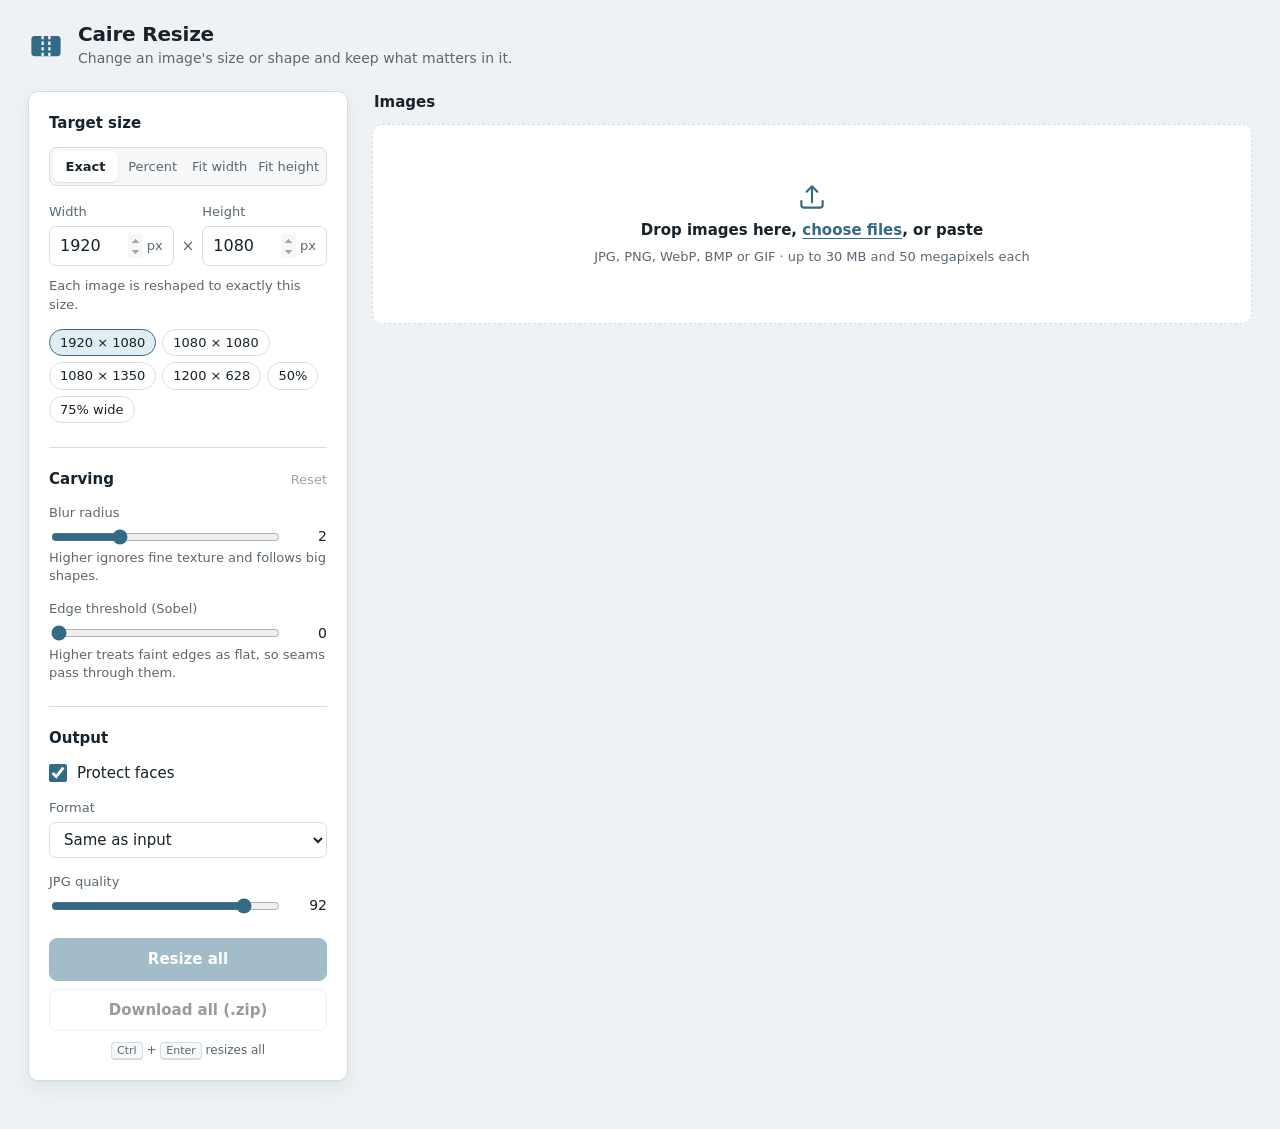
<file: resizer/web/index.html>
<!doctype html>
<html lang="en">
<head>
<meta charset="utf-8">
<meta name="viewport" content="width=device-width, initial-scale=1">
<meta name="color-scheme" content="light dark">
<title>Caire Resize</title>
<link rel="icon" href="data:image/svg+xml,%3Csvg xmlns='http://www.w3.org/2000/svg' viewBox='0 0 32 32'%3E%3Crect x='3' y='7' width='26' height='18' rx='3' fill='%23336b87'/%3E%3Cpath d='M13 7v18M19 7v18' stroke='%23fff' stroke-width='2' stroke-dasharray='3 2'/%3E%3C/svg%3E">
<link rel="stylesheet" href="styles.css">
</head>
<body>
<header class="top">
  <div class="brand">
    <svg class="mark" viewBox="0 0 32 32" aria-hidden="true"><rect x="3" y="7" width="26" height="18" rx="3"/><path d="M13 7v18M19 7v18"/></svg>
    <div>
      <h1>Caire Resize</h1>
      <p class="tagline">Change an image's size or shape and keep what matters in it.</p>
    </div>
  </div>
</header>

<main class="layout">
  <!-- Settings -->
  <aside class="panel" aria-labelledby="settings-title">
    <h2 id="settings-title" class="panel-title">Target size</h2>

    <div class="tabs" role="tablist" aria-label="How to set the size">
      <button role="tab" id="tab-exact" aria-controls="mode-fields" aria-selected="true" data-mode="exact">Exact</button>
      <button role="tab" id="tab-percent" aria-controls="mode-fields" aria-selected="false" data-mode="percent" tabindex="-1">Percent</button>
      <button role="tab" id="tab-width" aria-controls="mode-fields" aria-selected="false" data-mode="width" tabindex="-1">Fit width</button>
      <button role="tab" id="tab-height" aria-controls="mode-fields" aria-selected="false" data-mode="height" tabindex="-1">Fit height</button>
    </div>

    <div id="mode-fields" role="tabpanel" aria-labelledby="tab-exact" class="fields">
      <div class="dim" data-show="exact width">
        <label for="in-w">Width</label>
        <div class="unit-input"><input id="in-w" type="number" inputmode="numeric" min="1" step="1" value="1920"><span class="unit">px</span></div>
      </div>
      <span class="times" data-show="exact" aria-hidden="true">&times;</span>
      <div class="dim" data-show="exact height">
        <label for="in-h">Height</label>
        <div class="unit-input"><input id="in-h" type="number" inputmode="numeric" min="1" step="1" value="1080"><span class="unit">px</span></div>
      </div>
      <div class="dim" data-show="percent">
        <label for="in-pw">Width</label>
        <div class="unit-input"><input id="in-pw" type="number" inputmode="numeric" min="10" max="400" step="1" value="75"><span class="unit">%</span></div>
      </div>
      <span class="times" data-show="percent" aria-hidden="true">&times;</span>
      <div class="dim" data-show="percent">
        <label for="in-ph">Height</label>
        <div class="unit-input"><input id="in-ph" type="number" inputmode="numeric" min="10" max="400" step="1" value="100"><span class="unit">%</span></div>
      </div>
    </div>
    <p class="hint" id="mode-hint">Each image is reshaped to exactly this size.</p>

    <div class="presets" role="group" aria-label="Presets">
      <button type="button" class="chip" data-preset="exact:1920:1080">1920 &times; 1080</button>
      <button type="button" class="chip" data-preset="exact:1080:1080">1080 &times; 1080</button>
      <button type="button" class="chip" data-preset="exact:1080:1350">1080 &times; 1350</button>
      <button type="button" class="chip" data-preset="exact:1200:628">1200 &times; 628</button>
      <button type="button" class="chip" data-preset="percent:50:50">50%</button>
      <button type="button" class="chip" data-preset="percent:75:100">75% wide</button>
    </div>

    <div class="sub-head">
      <h2 class="panel-title" id="carving-title">Carving</h2>
      <button type="button" class="link" id="carving-reset" aria-label="Reset carving settings to defaults">Reset</button>
    </div>
    <div class="row-field">
      <label for="opt-blur">Blur radius</label>
      <div class="range-wrap">
        <input type="range" id="opt-blur" min="0" max="7" step="1" value="2" aria-describedby="blur-hint">
        <output for="opt-blur" id="blur-out">2</output>
      </div>
      <p class="hint tight" id="blur-hint">Higher ignores fine texture and follows big shapes.</p>
    </div>
    <div class="row-field">
      <label for="opt-sobel">Edge threshold (Sobel)</label>
      <div class="range-wrap">
        <input type="range" id="opt-sobel" min="0" max="64" step="1" value="0" aria-describedby="sobel-hint">
        <output for="opt-sobel" id="sobel-out">0</output>
      </div>
      <p class="hint tight" id="sobel-hint">Higher treats faint edges as flat, so seams pass through them.</p>
    </div>

    <h2 class="panel-title sub">Output</h2>
    <label class="check">
      <input type="checkbox" id="opt-faces" checked>
      <span>Protect faces</span>
    </label>
    <div class="row-field">
      <label for="opt-format">Format</label>
      <select id="opt-format">
        <option value="same">Same as input</option>
        <option value="jpg">JPG</option>
        <option value="png">PNG</option>
      </select>
    </div>
    <div class="row-field" id="quality-field">
      <label for="opt-quality">JPG quality</label>
      <div class="range-wrap">
        <input type="range" id="opt-quality" min="40" max="100" step="1" value="92">
        <output for="opt-quality" id="quality-out">92</output>
      </div>
    </div>

    <div class="actions">
      <button type="button" class="btn primary" id="btn-run" disabled>Resize all</button>
      <button type="button" class="btn" id="btn-zip" disabled>Download all (.zip)</button>
      <p class="shortcut"><kbd>Ctrl</kbd> + <kbd>Enter</kbd> resizes all</p>
    </div>
  </aside>

  <div class="main-col">
  <!-- Before/after preview -->
  <section class="preview" id="preview" aria-labelledby="preview-title" hidden>
    <div class="preview-head">
      <div class="preview-titles">
        <h2 id="preview-title" class="panel-title">Before and after</h2>
        <p class="preview-sub" id="preview-sub"></p>
      </div>
      <div class="preview-tools" id="preview-tools">
        <div class="seg" role="radiogroup" aria-label="Comparison view" data-cmp-mode>
          <button type="button" role="radio" aria-checked="true" data-view="slider">Slider</button>
          <button type="button" role="radio" aria-checked="false" data-view="side">Side by side</button>
        </div>
        <button type="button" class="btn small ghost" id="btn-fullscreen">
          <svg viewBox="0 0 24 24" aria-hidden="true"><path d="M4 9V4h5M20 9V4h-5M4 15v5h5M20 15v5h-5"/></svg>
          Fullscreen
        </button>
      </div>
    </div>
    <div class="preview-viewer" id="preview-viewer"></div>
    <p class="preview-empty" id="preview-empty">Resize an image to compare before and after.</p>
  </section>

  <!-- Batch -->
  <section class="batch" aria-labelledby="batch-title">
    <div class="batch-head">
      <h2 id="batch-title" class="panel-title">Images</h2>
      <p class="summary" id="summary" aria-live="polite"></p>
      <button type="button" class="link" id="btn-clear" hidden>Clear list</button>
    </div>

    <label class="drop" id="drop">
      <input type="file" id="file-input" accept="image/jpeg,image/png,image/webp,image/bmp,image/gif" multiple>
      <svg viewBox="0 0 24 24" aria-hidden="true"><path d="M12 16V4m0 0-4 4m4-4 4 4M4 15v3a2 2 0 0 0 2 2h12a2 2 0 0 0 2-2v-3"/></svg>
      <span class="drop-main">Drop images here, <u>choose files</u>, or paste</span>
      <span class="drop-sub">JPG, PNG, WebP, BMP or GIF &middot; up to 30 MB and 50 megapixels each</span>
    </label>

    <ul class="list" id="list" aria-label="Images to resize"></ul>
  </section>
  </div>
</main>

<template id="row-tpl">
  <li class="item">
    <button type="button" class="thumb" aria-label="Preview">
      <img alt="">
    </button>
    <div class="meta">
      <p class="name"></p>
      <p class="dims"><span class="orig"></span><span class="arrow" aria-hidden="true"> to </span><span class="target"></span></p>
      <div class="status-line">
        <span class="status"></span>
        <span class="tags"></span>
      </div>
      <div class="bar" hidden><span></span></div>
    </div>
    <div class="row-actions">
      <button type="button" class="btn small ghost cmp" aria-pressed="false" hidden>Compare</button>
      <button type="button" class="btn small ghost areas">Mark areas</button>
      <a class="btn small dl" hidden>Download</a>
      <button type="button" class="icon-btn remove" aria-label="Remove">
        <svg viewBox="0 0 24 24" aria-hidden="true"><path d="M6 6l12 12M18 6 6 18"/></svg>
      </button>
    </div>
  </li>
</template>

<!-- Compare dialog -->
<dialog id="compare" aria-labelledby="compare-title">
  <div class="dlg-head">
    <h2 id="compare-title"></h2>
    <p class="dlg-sub" id="compare-sub"></p>
    <button type="button" class="icon-btn" data-close aria-label="Close">
      <svg viewBox="0 0 24 24" aria-hidden="true"><path d="M6 6l12 12M18 6 6 18"/></svg>
    </button>
  </div>
  <div class="compare-body">
    <div class="preview-viewer centered" id="compare-viewer"></div>
  </div>
  <div class="dlg-foot">
    <div class="seg" role="radiogroup" aria-label="Comparison view" data-cmp-mode>
      <button type="button" role="radio" aria-checked="true" data-view="slider">Slider</button>
      <button type="button" role="radio" aria-checked="false" data-view="side">Side by side</button>
    </div>
    <span class="spacer"></span>
    <a class="btn primary" id="cmp-dl">Download</a>
  </div>
</dialog>

<!-- Mask dialog -->
<dialog id="masker" class="wide" aria-labelledby="mask-title">
  <div class="dlg-head">
    <h2 id="mask-title">Mark areas</h2>
    <p class="dlg-sub">Paint green over what must stay, red over what should go first.</p>
    <button type="button" class="icon-btn" data-close aria-label="Close">
      <svg viewBox="0 0 24 24" aria-hidden="true"><path d="M6 6l12 12M18 6 6 18"/></svg>
    </button>
  </div>
  <div class="mask-tools" role="toolbar" aria-label="Brush">
    <div class="seg" role="radiogroup" aria-label="Brush type">
      <button type="button" role="radio" aria-checked="true" data-tool="protect"><i class="sw protect"></i>Keep</button>
      <button type="button" role="radio" aria-checked="false" data-tool="remove"><i class="sw remove"></i>Remove</button>
      <button type="button" role="radio" aria-checked="false" data-tool="erase"><i class="sw erase"></i>Eraser</button>
    </div>
    <label class="brush">
      <span>Brush</span>
      <input type="range" id="brush-size" min="4" max="160" value="40">
    </label>
    <button type="button" class="btn small ghost" id="mask-clear">Clear</button>
  </div>
  <div class="mask-body" id="mask-body">
    <div class="mask-stage" id="mask-stage">
      <canvas id="mask-img"></canvas>
      <canvas id="mask-paint"></canvas>
      <div class="cursor" id="brush-cursor" hidden></div>
    </div>
  </div>
  <div class="dlg-foot">
    <button type="button" class="btn" data-close>Cancel</button>
    <button type="button" class="btn primary" id="mask-save">Use these areas</button>
  </div>
</dialog>

<div class="toast" id="toast" role="status" aria-live="polite" hidden></div>

<script src="app.js"></script>
</body>
</html>
</file>
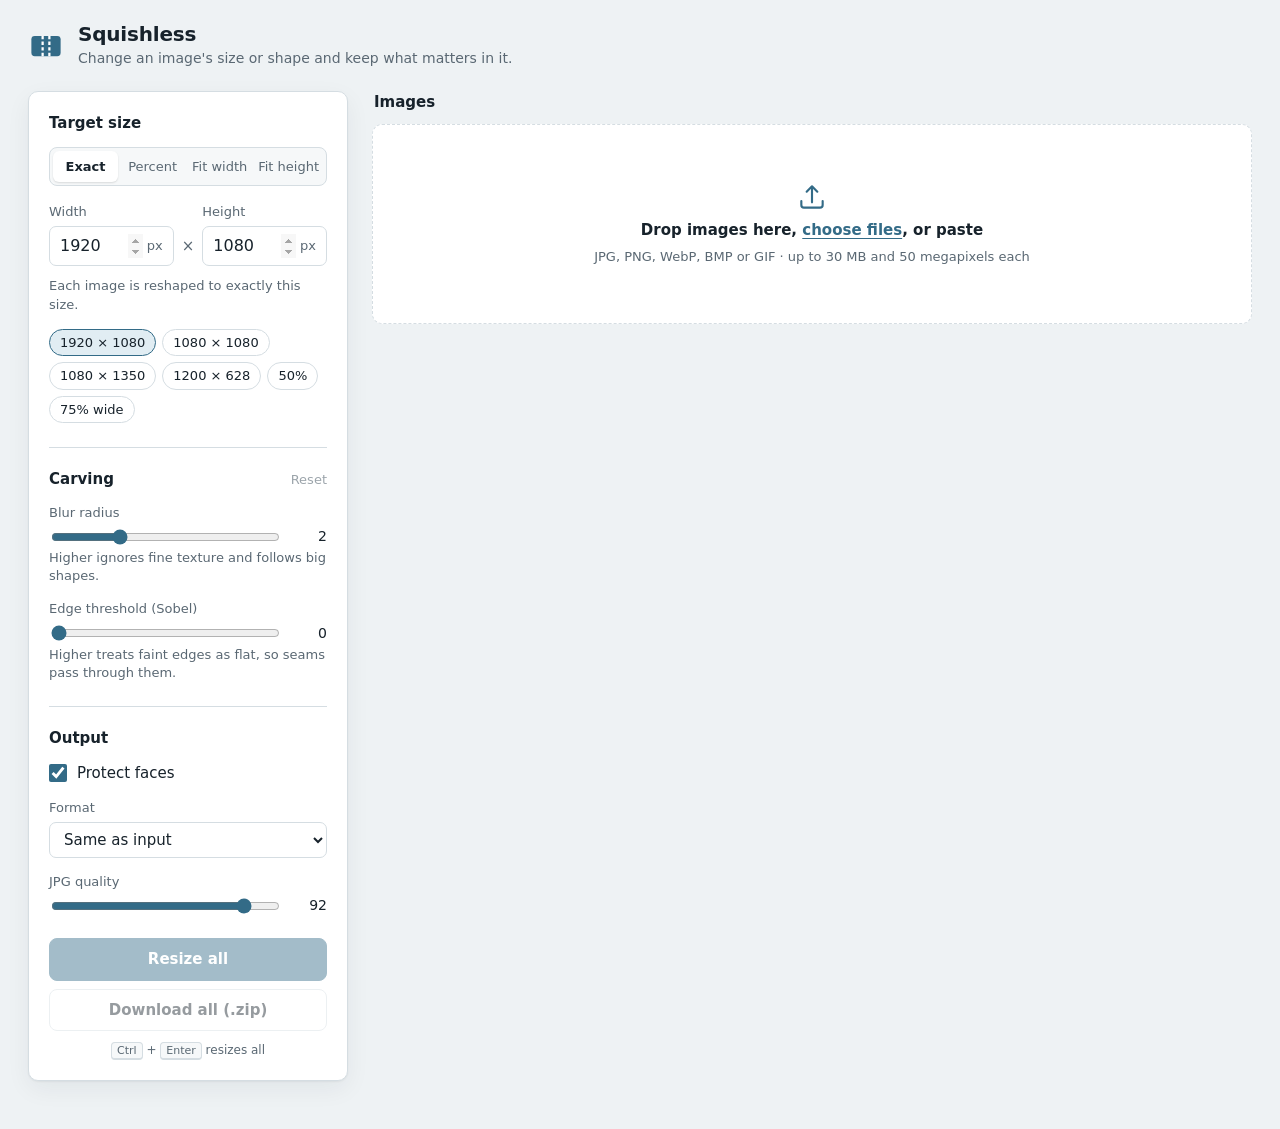
<file: cmd/squishless/web/index.html>
<!doctype html>
<html lang="en">
<head>
<meta charset="utf-8">
<meta name="viewport" content="width=device-width, initial-scale=1">
<meta name="color-scheme" content="light dark">
<title>Squishless</title>
<link rel="icon" href="data:image/svg+xml,%3Csvg xmlns='http://www.w3.org/2000/svg' viewBox='0 0 32 32'%3E%3Crect x='3' y='7' width='26' height='18' rx='3' fill='%23336b87'/%3E%3Cpath d='M13 7v18M19 7v18' stroke='%23fff' stroke-width='2' stroke-dasharray='3 2'/%3E%3C/svg%3E">
<link rel="stylesheet" href="styles.css">
</head>
<body>
<header class="top">
  <div class="brand">
    <svg class="mark" viewBox="0 0 32 32" aria-hidden="true"><rect x="3" y="7" width="26" height="18" rx="3"/><path d="M13 7v18M19 7v18"/></svg>
    <div>
      <h1>Squishless</h1>
      <p class="tagline">Change an image's size or shape and keep what matters in it.</p>
    </div>
  </div>
</header>

<main class="layout">
  <!-- Settings -->
  <aside class="panel" aria-labelledby="settings-title">
    <h2 id="settings-title" class="panel-title">Target size</h2>

    <div class="tabs" role="tablist" aria-label="How to set the size">
      <button role="tab" id="tab-exact" aria-controls="mode-fields" aria-selected="true" data-mode="exact">Exact</button>
      <button role="tab" id="tab-percent" aria-controls="mode-fields" aria-selected="false" data-mode="percent" tabindex="-1">Percent</button>
      <button role="tab" id="tab-width" aria-controls="mode-fields" aria-selected="false" data-mode="width" tabindex="-1">Fit width</button>
      <button role="tab" id="tab-height" aria-controls="mode-fields" aria-selected="false" data-mode="height" tabindex="-1">Fit height</button>
    </div>

    <div id="mode-fields" role="tabpanel" aria-labelledby="tab-exact" class="fields">
      <div class="dim" data-show="exact width">
        <label for="in-w">Width</label>
        <div class="unit-input"><input id="in-w" type="number" inputmode="numeric" min="1" step="1" value="1920"><span class="unit">px</span></div>
      </div>
      <span class="times" data-show="exact" aria-hidden="true">&times;</span>
      <div class="dim" data-show="exact height">
        <label for="in-h">Height</label>
        <div class="unit-input"><input id="in-h" type="number" inputmode="numeric" min="1" step="1" value="1080"><span class="unit">px</span></div>
      </div>
      <div class="dim" data-show="percent">
        <label for="in-pw">Width</label>
        <div class="unit-input"><input id="in-pw" type="number" inputmode="numeric" min="10" max="400" step="1" value="75"><span class="unit">%</span></div>
      </div>
      <span class="times" data-show="percent" aria-hidden="true">&times;</span>
      <div class="dim" data-show="percent">
        <label for="in-ph">Height</label>
        <div class="unit-input"><input id="in-ph" type="number" inputmode="numeric" min="10" max="400" step="1" value="100"><span class="unit">%</span></div>
      </div>
    </div>
    <p class="hint" id="mode-hint">Each image is reshaped to exactly this size.</p>

    <div class="presets" role="group" aria-label="Presets">
      <button type="button" class="chip" data-preset="exact:1920:1080">1920 &times; 1080</button>
      <button type="button" class="chip" data-preset="exact:1080:1080">1080 &times; 1080</button>
      <button type="button" class="chip" data-preset="exact:1080:1350">1080 &times; 1350</button>
      <button type="button" class="chip" data-preset="exact:1200:628">1200 &times; 628</button>
      <button type="button" class="chip" data-preset="percent:50:50">50%</button>
      <button type="button" class="chip" data-preset="percent:75:100">75% wide</button>
    </div>

    <div class="sub-head">
      <h2 class="panel-title" id="carving-title">Carving</h2>
      <button type="button" class="link" id="carving-reset" aria-label="Reset carving settings to defaults">Reset</button>
    </div>
    <div class="row-field">
      <label for="opt-blur">Blur radius</label>
      <div class="range-wrap">
        <input type="range" id="opt-blur" min="0" max="7" step="1" value="2" aria-describedby="blur-hint">
        <output for="opt-blur" id="blur-out">2</output>
      </div>
      <p class="hint tight" id="blur-hint">Higher ignores fine texture and follows big shapes.</p>
    </div>
    <div class="row-field">
      <label for="opt-sobel">Edge threshold (Sobel)</label>
      <div class="range-wrap">
        <input type="range" id="opt-sobel" min="0" max="64" step="1" value="0" aria-describedby="sobel-hint">
        <output for="opt-sobel" id="sobel-out">0</output>
      </div>
      <p class="hint tight" id="sobel-hint">Higher treats faint edges as flat, so seams pass through them.</p>
    </div>

    <h2 class="panel-title sub">Output</h2>
    <label class="check">
      <input type="checkbox" id="opt-faces" checked>
      <span>Protect faces</span>
    </label>
    <div class="row-field">
      <label for="opt-format">Format</label>
      <select id="opt-format">
        <option value="same">Same as input</option>
        <option value="jpg">JPG</option>
        <option value="png">PNG</option>
      </select>
    </div>
    <div class="row-field" id="quality-field">
      <label for="opt-quality">JPG quality</label>
      <div class="range-wrap">
        <input type="range" id="opt-quality" min="40" max="100" step="1" value="92">
        <output for="opt-quality" id="quality-out">92</output>
      </div>
    </div>

    <div class="actions">
      <button type="button" class="btn primary" id="btn-run" disabled>Resize all</button>
      <button type="button" class="btn" id="btn-zip" disabled>Download all (.zip)</button>
      <p class="shortcut"><kbd>Ctrl</kbd> + <kbd>Enter</kbd> resizes all</p>
    </div>
  </aside>

  <div class="main-col">
  <!-- Before/after preview -->
  <section class="preview" id="preview" aria-labelledby="preview-title" hidden>
    <div class="preview-head">
      <div class="preview-titles">
        <h2 id="preview-title" class="panel-title">Before and after</h2>
        <p class="preview-sub" id="preview-sub"></p>
      </div>
      <div class="preview-tools" id="preview-tools">
        <div class="seg" role="radiogroup" aria-label="Comparison view" data-cmp-mode>
          <button type="button" role="radio" aria-checked="true" data-view="slider">Slider</button>
          <button type="button" role="radio" aria-checked="false" data-view="side">Side by side</button>
        </div>
        <button type="button" class="btn small ghost" id="btn-fullscreen">
          <svg viewBox="0 0 24 24" aria-hidden="true"><path d="M4 9V4h5M20 9V4h-5M4 15v5h5M20 15v5h-5"/></svg>
          Fullscreen
        </button>
      </div>
    </div>
    <div class="preview-viewer" id="preview-viewer"></div>
    <p class="preview-empty" id="preview-empty">Resize an image to compare before and after.</p>
  </section>

  <!-- Batch -->
  <section class="batch" aria-labelledby="batch-title">
    <div class="batch-head">
      <h2 id="batch-title" class="panel-title">Images</h2>
      <p class="summary" id="summary" aria-live="polite"></p>
      <button type="button" class="link" id="btn-clear" hidden>Clear list</button>
    </div>

    <label class="drop" id="drop">
      <input type="file" id="file-input" accept="image/jpeg,image/png,image/webp,image/bmp,image/gif" multiple>
      <svg viewBox="0 0 24 24" aria-hidden="true"><path d="M12 16V4m0 0-4 4m4-4 4 4M4 15v3a2 2 0 0 0 2 2h12a2 2 0 0 0 2-2v-3"/></svg>
      <span class="drop-main">Drop images here, <u>choose files</u>, or paste</span>
      <span class="drop-sub">JPG, PNG, WebP, BMP or GIF &middot; up to 30 MB and 50 megapixels each</span>
    </label>

    <ul class="list" id="list" aria-label="Images to resize"></ul>
  </section>
  </div>
</main>

<template id="row-tpl">
  <li class="item">
    <button type="button" class="thumb" aria-label="Preview">
      <img alt="">
    </button>
    <div class="meta">
      <p class="name"></p>
      <p class="dims"><span class="orig"></span><span class="arrow" aria-hidden="true"> to </span><span class="target"></span></p>
      <div class="status-line">
        <span class="status"></span>
        <span class="tags"></span>
      </div>
      <div class="bar" hidden><span></span></div>
    </div>
    <div class="row-actions">
      <button type="button" class="btn small ghost cmp" aria-pressed="false" hidden>Compare</button>
      <button type="button" class="btn small ghost areas">Mark areas</button>
      <a class="btn small dl" hidden>Download</a>
      <button type="button" class="icon-btn remove" aria-label="Remove">
        <svg viewBox="0 0 24 24" aria-hidden="true"><path d="M6 6l12 12M18 6 6 18"/></svg>
      </button>
    </div>
  </li>
</template>

<!-- Compare dialog -->
<dialog id="compare" aria-labelledby="compare-title">
  <div class="dlg-head">
    <h2 id="compare-title"></h2>
    <p class="dlg-sub" id="compare-sub"></p>
    <button type="button" class="icon-btn" data-close aria-label="Close">
      <svg viewBox="0 0 24 24" aria-hidden="true"><path d="M6 6l12 12M18 6 6 18"/></svg>
    </button>
  </div>
  <div class="compare-body">
    <div class="preview-viewer centered" id="compare-viewer"></div>
  </div>
  <div class="dlg-foot">
    <div class="seg" role="radiogroup" aria-label="Comparison view" data-cmp-mode>
      <button type="button" role="radio" aria-checked="true" data-view="slider">Slider</button>
      <button type="button" role="radio" aria-checked="false" data-view="side">Side by side</button>
    </div>
    <span class="spacer"></span>
    <a class="btn primary" id="cmp-dl">Download</a>
  </div>
</dialog>

<!-- Mask dialog -->
<dialog id="masker" class="wide" aria-labelledby="mask-title">
  <div class="dlg-head">
    <h2 id="mask-title">Mark areas</h2>
    <p class="dlg-sub">Paint green over what must stay, red over what should go first.</p>
    <button type="button" class="icon-btn" data-close aria-label="Close">
      <svg viewBox="0 0 24 24" aria-hidden="true"><path d="M6 6l12 12M18 6 6 18"/></svg>
    </button>
  </div>
  <div class="mask-tools" role="toolbar" aria-label="Brush">
    <div class="seg" role="radiogroup" aria-label="Brush type">
      <button type="button" role="radio" aria-checked="true" data-tool="protect"><i class="sw protect"></i>Keep</button>
      <button type="button" role="radio" aria-checked="false" data-tool="remove"><i class="sw remove"></i>Remove</button>
      <button type="button" role="radio" aria-checked="false" data-tool="erase"><i class="sw erase"></i>Eraser</button>
    </div>
    <label class="brush">
      <span>Brush</span>
      <input type="range" id="brush-size" min="4" max="160" value="40">
    </label>
    <button type="button" class="btn small ghost" id="mask-clear">Clear</button>
  </div>
  <div class="mask-body" id="mask-body">
    <div class="mask-stage" id="mask-stage">
      <canvas id="mask-img"></canvas>
      <canvas id="mask-paint"></canvas>
      <div class="cursor" id="brush-cursor" hidden></div>
    </div>
  </div>
  <div class="dlg-foot">
    <button type="button" class="btn" data-close>Cancel</button>
    <button type="button" class="btn primary" id="mask-save">Use these areas</button>
  </div>
</dialog>

<div class="toast" id="toast" role="status" aria-live="polite" hidden></div>

<script src="app.js"></script>
</body>
</html>
</file>
<file: resizer/web/styles.css>
:root {
  --bg: #eef2f4;
  --surface: #ffffff;
  --surface-2: #f6f8f9;
  --ink: #17222b;
  --muted: #5a6873;
  --line: #d5dde2;
  --accent: #336b87;
  --accent-hover: #2a5a72;
  --accent-ink: #ffffff;
  --accent-soft: #e1edf3;
  --ok: #2e7d5b;
  --err: #b3403a;
  --protect: #2ba864;
  --remove: #e0473c;
  --checker: #e6ebee;
  --shadow: 0 1px 2px rgba(23, 34, 43, .06), 0 8px 24px rgba(23, 34, 43, .06);
  --radius: 10px;
  --font: "Segoe UI Variable Text", "Segoe UI", system-ui, -apple-system, "Helvetica Neue", Arial, sans-serif;
  color-scheme: light;
}
@media (prefers-color-scheme: dark) {
  :root {
    --bg: #11181d;
    --surface: #19232a;
    --surface-2: #1f2b33;
    --ink: #e4ebef;
    --muted: #93a3ad;
    --line: #2b3a44;
    --accent: #7fb3cf;
    --accent-hover: #9cc5dc;
    --accent-ink: #0d1a21;
    --accent-soft: #223745;
    --ok: #6cc59b;
    --err: #f08a80;
    --checker: #202b33;
    --shadow: 0 1px 2px rgba(0, 0, 0, .3), 0 8px 24px rgba(0, 0, 0, .25);
    color-scheme: dark;
  }
}

* { box-sizing: border-box; }
html { -webkit-text-size-adjust: 100%; }
body {
  margin: 0;
  background: var(--bg);
  color: var(--ink);
  font: 15px/1.5 var(--font);
  font-variant-numeric: tabular-nums;
}
button, input, select { font: inherit; color: inherit; }
[hidden] { display: none !important; }
:focus-visible { outline: 2px solid var(--accent); outline-offset: 2px; }

/* Header */
.top { padding: 22px 28px 6px; max-width: 1280px; margin: 0 auto; }
.brand { display: flex; gap: 14px; align-items: center; }
.mark { width: 36px; height: 36px; flex: none; }
.mark rect { fill: var(--accent); }
.mark path { stroke: var(--accent-ink); stroke-width: 2; stroke-dasharray: 3 2; fill: none; }
h1 { font-size: 20px; line-height: 1.2; margin: 0; font-weight: 650; letter-spacing: -.01em; }
.tagline { margin: 2px 0 0; color: var(--muted); font-size: 14px; }

/* Layout */
.layout {
  max-width: 1280px; margin: 0 auto; padding: 16px 28px 48px;
  display: grid; grid-template-columns: 320px minmax(0, 1fr); gap: 24px; align-items: start;
}
.panel {
  background: var(--surface); border: 1px solid var(--line); border-radius: var(--radius);
  padding: 20px; position: sticky; top: 16px; box-shadow: var(--shadow);
}
.panel-title { font-size: 15px; font-weight: 650; margin: 0 0 12px; }
.panel-title.sub { margin-top: 24px; padding-top: 20px; border-top: 1px solid var(--line); }
.sub-head {
  display: flex; align-items: baseline; justify-content: space-between; gap: 12px;
  margin: 24px 0 12px; padding-top: 20px; border-top: 1px solid var(--line);
}
.sub-head .panel-title { margin: 0; }
.main-col { min-width: 0; display: grid; gap: 16px; }

/* Tabs */
.tabs {
  display: grid; grid-template-columns: repeat(4, 1fr); gap: 2px; padding: 3px;
  background: var(--surface-2); border: 1px solid var(--line); border-radius: 8px;
}
.tabs button {
  border: 0; background: none; padding: 6px 4px; border-radius: 6px; font-size: 13px;
  color: var(--muted); cursor: pointer; white-space: nowrap;
}
.tabs button:hover { color: var(--ink); }
.tabs button[aria-selected="true"] { background: var(--surface); color: var(--ink); font-weight: 600; box-shadow: 0 1px 2px rgba(0,0,0,.12); }

.fields { display: flex; align-items: flex-end; gap: 8px; margin-top: 16px; }
.dim { flex: 1; min-width: 0; }
.dim label, .row-field > label { display: block; font-size: 13px; color: var(--muted); margin-bottom: 4px; }
.times { padding-bottom: 8px; color: var(--muted); }
.unit-input {
  display: flex; align-items: center; border: 1px solid var(--line); border-radius: 7px;
  background: var(--surface); transition: border-color .15s;
}
.unit-input:focus-within { border-color: var(--accent); box-shadow: 0 0 0 3px var(--accent-soft); }
.unit-input input {
  width: 100%; min-width: 0; border: 0; background: none; padding: 7px 0 7px 10px; outline: none;
  font-size: 16px; -moz-appearance: textfield;
}
.unit-input input::-webkit-inner-spin-button { opacity: .5; }
.unit { padding: 0 10px 0 4px; color: var(--muted); font-size: 13px; }
.unit-input.invalid { border-color: var(--err); }
.hint { font-size: 13px; color: var(--muted); margin: 10px 0 0; }
.hint.tight { margin-top: 2px; line-height: 1.4; }

.presets { display: flex; flex-wrap: wrap; gap: 6px; margin-top: 14px; }
.chip {
  border: 1px solid var(--line); background: var(--surface); border-radius: 999px;
  padding: 3px 10px; font-size: 13px; cursor: pointer; color: var(--ink);
}
.chip:hover { border-color: var(--accent); }
.chip[aria-pressed="true"] { background: var(--accent-soft); border-color: var(--accent); }

.check { display: flex; align-items: center; gap: 10px; cursor: pointer; margin-bottom: 14px; }
.check input { width: 18px; height: 18px; accent-color: var(--accent); margin: 0; }
.row-field { margin-bottom: 14px; }
select {
  width: 100%; padding: 7px 10px; border: 1px solid var(--line); border-radius: 7px; background: var(--surface);
}
.range-wrap { display: flex; align-items: center; gap: 10px; }
.range-wrap input { flex: 1; accent-color: var(--accent); }
.range-wrap output { width: 2.5em; text-align: right; font-size: 14px; }
.row-field.disabled { opacity: .45; }

.actions { display: grid; gap: 8px; margin-top: 22px; }
.shortcut { margin: 2px 0 0; font-size: 12px; color: var(--muted); text-align: center; }
kbd {
  font: inherit; font-size: 11px; padding: 1px 5px; border: 1px solid var(--line); border-bottom-width: 2px;
  border-radius: 4px; background: var(--surface-2);
}

/* Buttons */
.btn {
  display: inline-flex; align-items: center; justify-content: center; gap: 6px;
  border: 1px solid var(--line); background: var(--surface); color: var(--ink);
  border-radius: 8px; padding: 9px 14px; font-weight: 550; cursor: pointer; text-decoration: none;
  transition: background-color .15s, border-color .15s, transform .1s;
}
.btn:hover:not(:disabled) { border-color: var(--accent); }
.btn:active:not(:disabled) { transform: translateY(1px); }
.btn:disabled { opacity: .45; cursor: not-allowed; }
.btn.primary { background: var(--accent); border-color: var(--accent); color: var(--accent-ink); }
.btn.primary:hover:not(:disabled) { background: var(--accent-hover); border-color: var(--accent-hover); }
.btn.small { padding: 5px 10px; font-size: 13px; border-radius: 7px; }
.btn.ghost { background: transparent; }
.icon-btn {
  width: 32px; height: 32px; display: inline-grid; place-items: center; border: 0; background: none;
  border-radius: 7px; cursor: pointer; color: var(--muted);
}
.icon-btn:hover { background: var(--surface-2); color: var(--ink); }
.icon-btn svg { width: 18px; height: 18px; stroke: currentColor; stroke-width: 2; stroke-linecap: round; fill: none; }
.link { border: 0; background: none; color: var(--accent); cursor: pointer; padding: 0; font-size: 13px; }
.link:hover:not(:disabled) { text-decoration: underline; }
.link:disabled { color: var(--muted); opacity: .6; cursor: default; }

/* Batch */
.batch-head { display: flex; align-items: baseline; gap: 12px; margin: 0 2px 10px; }
.batch-head .panel-title { margin: 0; }
.summary { margin: 0; color: var(--muted); font-size: 13px; flex: 1; }

.drop {
  display: flex; flex-direction: column; align-items: center; justify-content: center; gap: 6px; text-align: center;
  border: 1.5px dashed var(--line); border-radius: var(--radius); background: var(--surface);
  padding: 56px 20px; cursor: pointer; transition: border-color .15s, background-color .15s, padding .2s;
}
.drop input { position: absolute; width: 1px; height: 1px; opacity: 0; pointer-events: none; }
.drop svg { width: 32px; height: 32px; stroke: var(--accent); stroke-width: 1.6; fill: none; stroke-linecap: round; stroke-linejoin: round; }
.drop-main { font-weight: 550; }
.drop-main u { text-decoration-color: var(--accent); text-underline-offset: 3px; color: var(--accent); }
.drop-sub { color: var(--muted); font-size: 13px; }
.drop:hover, .drop:focus-within, .drop.over { border-color: var(--accent); background: var(--accent-soft); }
.drop.compact { flex-direction: row; padding: 14px 20px; gap: 12px; }
.drop.compact svg { width: 22px; height: 22px; }
.drop.compact .drop-sub { display: none; }

.list { list-style: none; margin: 12px 0 0; padding: 0; display: grid; gap: 8px; }
.item {
  display: grid; grid-template-columns: 64px minmax(0, 1fr) auto; gap: 14px; align-items: center;
  background: var(--surface); border: 1px solid var(--line); border-radius: var(--radius); padding: 10px 12px 10px 10px;
}
.item.done { border-color: color-mix(in srgb, var(--ok) 35%, var(--line)); }
.item.error { border-color: color-mix(in srgb, var(--err) 45%, var(--line)); }
.item.has-result { cursor: pointer; }
.item.has-result:hover { border-color: color-mix(in srgb, var(--accent) 50%, var(--line)); }
.item.selected, .item.selected:hover { border-color: var(--accent); box-shadow: 0 0 0 1px var(--accent), 0 0 0 4px var(--accent-soft); }
.btn.cmp[aria-pressed="true"] { background: var(--accent-soft); border-color: var(--accent); }
.thumb {
  width: 64px; height: 64px; border: 0; padding: 0; border-radius: 7px; overflow: hidden; cursor: default;
  background: repeating-conic-gradient(var(--checker) 0 25%, transparent 0 50%) 0 0 / 12px 12px;
}
.item.done .thumb { cursor: pointer; }
.thumb img { width: 100%; height: 100%; object-fit: cover; display: block; }
.meta { min-width: 0; }
.name { margin: 0; font-weight: 600; overflow: hidden; text-overflow: ellipsis; white-space: nowrap; }
.dims { margin: 1px 0 0; font-size: 13px; color: var(--muted); }
.dims .target { color: var(--ink); }
.dims .target.bad { color: var(--err); }
.status-line { display: flex; flex-wrap: wrap; gap: 8px; align-items: center; margin-top: 3px; font-size: 13px; }
.status { color: var(--muted); }
.item.done .status { color: var(--ok); }
.item.error .status { color: var(--err); }
.tag { font-size: 12px; padding: 0 7px; border-radius: 999px; background: var(--surface-2); border: 1px solid var(--line); color: var(--muted); }
.bar { height: 3px; border-radius: 3px; background: var(--surface-2); overflow: hidden; margin-top: 6px; max-width: 320px; }
.bar span { display: block; height: 100%; width: 35%; background: var(--accent); border-radius: 3px; animation: slide 1.2s ease-in-out infinite; }
.bar.waiting span { opacity: .35; animation-duration: 2s; }
@keyframes slide { from { transform: translateX(-100%); } to { transform: translateX(290%); } }
.row-actions { display: flex; align-items: center; gap: 6px; }

/* Dialogs */
dialog {
  border: 1px solid var(--line); border-radius: 14px; padding: 0; background: var(--surface); color: var(--ink);
  width: min(960px, calc(100vw - 32px)); max-height: calc(100vh - 32px); box-shadow: 0 24px 64px rgba(0,0,0,.3);
}
dialog[open] { display: flex; flex-direction: column; animation: pop .16s ease-out; }
dialog.wide { width: min(1200px, calc(100vw - 32px)); }
dialog::backdrop { background: rgba(10, 18, 24, .55); }
@keyframes pop { from { opacity: 0; transform: scale(.98); } }
.dlg-head { display: grid; grid-template-columns: 1fr auto; padding: 16px 16px 12px 20px; column-gap: 12px; border-bottom: 1px solid var(--line); }
.dlg-head h2 { margin: 0; font-size: 16px; overflow: hidden; text-overflow: ellipsis; white-space: nowrap; }
.dlg-head .dlg-sub { grid-column: 1; margin: 2px 0 0; font-size: 13px; color: var(--muted); }
.dlg-head .icon-btn { grid-column: 2; grid-row: 1 / span 2; align-self: start; }
.dlg-foot { display: flex; align-items: center; justify-content: flex-end; gap: 8px; padding: 12px 16px; border-top: 1px solid var(--line); }
.dlg-foot .spacer { flex: 1; }

/* Before/after preview panel */
.preview {
  background: var(--surface); border: 1px solid var(--line); border-radius: var(--radius);
  padding: 14px 16px 16px; box-shadow: var(--shadow); min-width: 0;
}
.preview-head { display: flex; flex-wrap: wrap; align-items: center; justify-content: space-between; gap: 8px 16px; margin-bottom: 12px; }
.preview-titles { min-width: 0; flex: 1 1 220px; }
.preview-titles .panel-title { margin: 0; }
.preview-sub { margin: 1px 0 0; font-size: 13px; color: var(--muted); overflow: hidden; text-overflow: ellipsis; white-space: nowrap; }
.preview-tools { display: flex; align-items: center; gap: 8px; flex-wrap: wrap; }
.preview-tools .btn svg { width: 15px; height: 15px; stroke: currentColor; stroke-width: 2; fill: none; stroke-linecap: round; stroke-linejoin: round; }
.preview-empty {
  margin: 0; padding: 22px 16px; text-align: center; color: var(--muted); font-size: 14px;
  border: 1.5px dashed var(--line); border-radius: 8px;
}

/* Shared comparison viewer */
.preview-viewer { width: 100%; min-width: 0; }
.cmpv-slider { display: flex; justify-content: flex-start; }
.preview-viewer.centered .cmpv-slider, .preview-viewer.centered .cmpv-side { justify-content: center; }
.cmpv-side { display: flex; gap: 12px; align-items: flex-start; }
.cmpv-side.stacked { flex-direction: column; }
.preview-viewer.centered .cmpv-side.stacked { align-items: center; }
.cmpv-side figure { margin: 0; }
.cmpv-side .frame {
  overflow: hidden; border-radius: 4px;
  background: repeating-conic-gradient(var(--checker) 0 25%, transparent 0 50%) 0 0 / 16px 16px;
}
.cmpv-side img { display: block; max-width: none; }
.cmpv-side figcaption { font-size: 13px; color: var(--muted); margin-top: 4px; }
.cmpv-side figcaption b { color: var(--ink); font-weight: 600; }

.compare-body { padding: 16px; min-height: 0; overflow: hidden; }
.stage {
  position: relative; user-select: none; -webkit-user-select: none; touch-action: pan-y; cursor: ew-resize; flex: none;
  background: repeating-conic-gradient(var(--checker) 0 25%, transparent 0 50%) 0 0 / 16px 16px;
}
.stage img, .after-clip { position: absolute; }
.stage img { display: block; max-width: none; left: 0; top: 0; }
.after-clip {
  inset: 0;
  background: var(--surface) repeating-conic-gradient(var(--checker) 0 25%, transparent 0 50%) 0 0 / 16px 16px;
}
.divider { position: absolute; top: 0; bottom: 0; width: 2px; margin-left: -1px; background: #fff; box-shadow: 0 0 0 1px rgba(0,0,0,.25); pointer-events: none; outline: none; }
.divider:focus-visible span { outline: 3px solid var(--accent); outline-offset: 2px; }
.divider span {
  position: absolute; top: 50%; left: 50%; width: 28px; height: 28px; margin: -14px 0 0 -14px; border-radius: 50%;
  background: #fff; box-shadow: 0 1px 4px rgba(0,0,0,.35);
}
.divider span::before, .divider span::after {
  content: ""; position: absolute; top: 9px; border: 5px solid transparent;
}
.divider span::before { left: 2px; border-right-color: #33424c; }
.divider span::after { right: 2px; border-left-color: #33424c; }
.corner { position: absolute; top: 8px; font-size: 12px; padding: 1px 8px; border-radius: 999px; background: rgba(15, 24, 30, .7); color: #fff; pointer-events: none; }
.corner.left { left: 8px; }
.corner.right { right: 8px; }

.mask-tools { display: flex; flex-wrap: wrap; gap: 12px 18px; align-items: center; padding: 10px 20px; border-bottom: 1px solid var(--line); }
.seg { display: inline-flex; border: 1px solid var(--line); border-radius: 8px; padding: 2px; background: var(--surface-2); }
.seg button { display: inline-flex; align-items: center; gap: 6px; border: 0; background: none; padding: 5px 10px; border-radius: 6px; cursor: pointer; font-size: 13px; color: var(--muted); }
.seg button[aria-checked="true"] { background: var(--surface); color: var(--ink); font-weight: 600; box-shadow: 0 1px 2px rgba(0,0,0,.12); }
.sw { width: 10px; height: 10px; border-radius: 50%; display: inline-block; }
.sw.protect { background: var(--protect); }
.sw.remove { background: var(--remove); }
.sw.erase { border: 1.5px solid var(--muted); }
.brush { display: inline-flex; align-items: center; gap: 8px; font-size: 13px; color: var(--muted); }
.brush input { width: 140px; accent-color: var(--accent); }
.mask-body { flex: 1; min-height: 0; padding: 16px; display: grid; place-items: center; overflow: hidden; }
.mask-stage { position: relative; touch-action: none; cursor: none; }
.mask-stage canvas { display: block; }
#mask-paint { position: absolute; inset: 0; width: 100%; height: 100%; opacity: .5; }
.cursor { position: absolute; border: 1.5px solid #fff; border-radius: 50%; box-shadow: 0 0 0 1px rgba(0,0,0,.5); pointer-events: none; transform: translate(-50%, -50%); }

.toast {
  position: fixed; left: 50%; bottom: 24px; transform: translateX(-50%); background: var(--ink); color: var(--bg);
  padding: 9px 16px; border-radius: 8px; font-size: 14px; box-shadow: var(--shadow); max-width: calc(100vw - 32px);
}

/* Responsive */
@media (max-width: 860px) {
  .layout { grid-template-columns: 1fr; padding: 12px 16px 40px; gap: 16px; }
  .top { padding: 18px 16px 4px; }
  .panel { position: static; }
  .main-col { order: -1; }
}
@media (max-width: 560px) {
  .item { grid-template-columns: 52px minmax(0, 1fr); row-gap: 8px; }
  .thumb { width: 52px; height: 52px; }
  .row-actions { grid-column: 1 / -1; justify-content: flex-end; flex-wrap: wrap; }
  .drop { padding: 36px 16px; }
  .drop.compact { padding: 12px 14px; }
  .drop.compact .drop-main { font-size: 14px; }
  .tabs button { font-size: 12px; }
}
@media (prefers-reduced-motion: reduce) {
  *, *::before, *::after { animation-duration: .01ms !important; transition: none !important; }
  .bar span { animation: none; width: 100%; opacity: .5; }
}

/* Show pixels as stored (the server ignores EXIF rotation, so previews and masks match the output). */
.thumb img, .cmpv-before { image-orientation: none; }
</file>
<file: cmd/squishless/web/styles.css>
:root {
  --bg: #eef2f4;
  --surface: #ffffff;
  --surface-2: #f6f8f9;
  --ink: #17222b;
  --muted: #5a6873;
  --line: #d5dde2;
  --accent: #336b87;
  --accent-hover: #2a5a72;
  --accent-ink: #ffffff;
  --accent-soft: #e1edf3;
  --ok: #2e7d5b;
  --err: #b3403a;
  --protect: #2ba864;
  --remove: #e0473c;
  --checker: #e6ebee;
  --shadow: 0 1px 2px rgba(23, 34, 43, .06), 0 8px 24px rgba(23, 34, 43, .06);
  --radius: 10px;
  --font: "Segoe UI Variable Text", "Segoe UI", system-ui, -apple-system, "Helvetica Neue", Arial, sans-serif;
  color-scheme: light;
}
@media (prefers-color-scheme: dark) {
  :root {
    --bg: #11181d;
    --surface: #19232a;
    --surface-2: #1f2b33;
    --ink: #e4ebef;
    --muted: #93a3ad;
    --line: #2b3a44;
    --accent: #7fb3cf;
    --accent-hover: #9cc5dc;
    --accent-ink: #0d1a21;
    --accent-soft: #223745;
    --ok: #6cc59b;
    --err: #f08a80;
    --checker: #202b33;
    --shadow: 0 1px 2px rgba(0, 0, 0, .3), 0 8px 24px rgba(0, 0, 0, .25);
    color-scheme: dark;
  }
}

* { box-sizing: border-box; }
html { -webkit-text-size-adjust: 100%; }
body {
  margin: 0;
  background: var(--bg);
  color: var(--ink);
  font: 15px/1.5 var(--font);
  font-variant-numeric: tabular-nums;
}
button, input, select { font: inherit; color: inherit; }
[hidden] { display: none !important; }
:focus-visible { outline: 2px solid var(--accent); outline-offset: 2px; }

/* Header */
.top { padding: 22px 28px 6px; max-width: 1280px; margin: 0 auto; }
.brand { display: flex; gap: 14px; align-items: center; }
.mark { width: 36px; height: 36px; flex: none; }
.mark rect { fill: var(--accent); }
.mark path { stroke: var(--accent-ink); stroke-width: 2; stroke-dasharray: 3 2; fill: none; }
h1 { font-size: 20px; line-height: 1.2; margin: 0; font-weight: 650; letter-spacing: -.01em; }
.tagline { margin: 2px 0 0; color: var(--muted); font-size: 14px; }

/* Layout */
.layout {
  max-width: 1280px; margin: 0 auto; padding: 16px 28px 48px;
  display: grid; grid-template-columns: 320px minmax(0, 1fr); gap: 24px; align-items: start;
}
.panel {
  background: var(--surface); border: 1px solid var(--line); border-radius: var(--radius);
  padding: 20px; position: sticky; top: 16px; box-shadow: var(--shadow);
}
.panel-title { font-size: 15px; font-weight: 650; margin: 0 0 12px; }
.panel-title.sub { margin-top: 24px; padding-top: 20px; border-top: 1px solid var(--line); }
.sub-head {
  display: flex; align-items: baseline; justify-content: space-between; gap: 12px;
  margin: 24px 0 12px; padding-top: 20px; border-top: 1px solid var(--line);
}
.sub-head .panel-title { margin: 0; }
.main-col { min-width: 0; display: grid; gap: 16px; }

/* Tabs */
.tabs {
  display: grid; grid-template-columns: repeat(4, 1fr); gap: 2px; padding: 3px;
  background: var(--surface-2); border: 1px solid var(--line); border-radius: 8px;
}
.tabs button {
  border: 0; background: none; padding: 6px 4px; border-radius: 6px; font-size: 13px;
  color: var(--muted); cursor: pointer; white-space: nowrap;
}
.tabs button:hover { color: var(--ink); }
.tabs button[aria-selected="true"] { background: var(--surface); color: var(--ink); font-weight: 600; box-shadow: 0 1px 2px rgba(0,0,0,.12); }

.fields { display: flex; align-items: flex-end; gap: 8px; margin-top: 16px; }
.dim { flex: 1; min-width: 0; }
.dim label, .row-field > label { display: block; font-size: 13px; color: var(--muted); margin-bottom: 4px; }
.times { padding-bottom: 8px; color: var(--muted); }
.unit-input {
  display: flex; align-items: center; border: 1px solid var(--line); border-radius: 7px;
  background: var(--surface); transition: border-color .15s;
}
.unit-input:focus-within { border-color: var(--accent); box-shadow: 0 0 0 3px var(--accent-soft); }
.unit-input input {
  width: 100%; min-width: 0; border: 0; background: none; padding: 7px 0 7px 10px; outline: none;
  font-size: 16px; -moz-appearance: textfield;
}
.unit-input input::-webkit-inner-spin-button { opacity: .5; }
.unit { padding: 0 10px 0 4px; color: var(--muted); font-size: 13px; }
.unit-input.invalid { border-color: var(--err); }
.hint { font-size: 13px; color: var(--muted); margin: 10px 0 0; }
.hint.tight { margin-top: 2px; line-height: 1.4; }

.presets { display: flex; flex-wrap: wrap; gap: 6px; margin-top: 14px; }
.chip {
  border: 1px solid var(--line); background: var(--surface); border-radius: 999px;
  padding: 3px 10px; font-size: 13px; cursor: pointer; color: var(--ink);
}
.chip:hover { border-color: var(--accent); }
.chip[aria-pressed="true"] { background: var(--accent-soft); border-color: var(--accent); }

.check { display: flex; align-items: center; gap: 10px; cursor: pointer; margin-bottom: 14px; }
.check input { width: 18px; height: 18px; accent-color: var(--accent); margin: 0; }
.row-field { margin-bottom: 14px; }
select {
  width: 100%; padding: 7px 10px; border: 1px solid var(--line); border-radius: 7px; background: var(--surface);
}
.range-wrap { display: flex; align-items: center; gap: 10px; }
.range-wrap input { flex: 1; accent-color: var(--accent); }
.range-wrap output { width: 2.5em; text-align: right; font-size: 14px; }
.row-field.disabled { opacity: .45; }

.actions { display: grid; gap: 8px; margin-top: 22px; }
.shortcut { margin: 2px 0 0; font-size: 12px; color: var(--muted); text-align: center; }
kbd {
  font: inherit; font-size: 11px; padding: 1px 5px; border: 1px solid var(--line); border-bottom-width: 2px;
  border-radius: 4px; background: var(--surface-2);
}

/* Buttons */
.btn {
  display: inline-flex; align-items: center; justify-content: center; gap: 6px;
  border: 1px solid var(--line); background: var(--surface); color: var(--ink);
  border-radius: 8px; padding: 9px 14px; font-weight: 550; cursor: pointer; text-decoration: none;
  transition: background-color .15s, border-color .15s, transform .1s;
}
.btn:hover:not(:disabled) { border-color: var(--accent); }
.btn:active:not(:disabled) { transform: translateY(1px); }
.btn:disabled { opacity: .45; cursor: not-allowed; }
.btn.primary { background: var(--accent); border-color: var(--accent); color: var(--accent-ink); }
.btn.primary:hover:not(:disabled) { background: var(--accent-hover); border-color: var(--accent-hover); }
.btn.small { padding: 5px 10px; font-size: 13px; border-radius: 7px; }
.btn.ghost { background: transparent; }
.icon-btn {
  width: 32px; height: 32px; display: inline-grid; place-items: center; border: 0; background: none;
  border-radius: 7px; cursor: pointer; color: var(--muted);
}
.icon-btn:hover { background: var(--surface-2); color: var(--ink); }
.icon-btn svg { width: 18px; height: 18px; stroke: currentColor; stroke-width: 2; stroke-linecap: round; fill: none; }
.link { border: 0; background: none; color: var(--accent); cursor: pointer; padding: 0; font-size: 13px; }
.link:hover:not(:disabled) { text-decoration: underline; }
.link:disabled { color: var(--muted); opacity: .6; cursor: default; }

/* Batch */
.batch-head { display: flex; align-items: baseline; gap: 12px; margin: 0 2px 10px; }
.batch-head .panel-title { margin: 0; }
.summary { margin: 0; color: var(--muted); font-size: 13px; flex: 1; }

.drop {
  display: flex; flex-direction: column; align-items: center; justify-content: center; gap: 6px; text-align: center;
  border: 1.5px dashed var(--line); border-radius: var(--radius); background: var(--surface);
  padding: 56px 20px; cursor: pointer; transition: border-color .15s, background-color .15s, padding .2s;
}
.drop input { position: absolute; width: 1px; height: 1px; opacity: 0; pointer-events: none; }
.drop svg { width: 32px; height: 32px; stroke: var(--accent); stroke-width: 1.6; fill: none; stroke-linecap: round; stroke-linejoin: round; }
.drop-main { font-weight: 550; }
.drop-main u { text-decoration-color: var(--accent); text-underline-offset: 3px; color: var(--accent); }
.drop-sub { color: var(--muted); font-size: 13px; }
.drop:hover, .drop:focus-within, .drop.over { border-color: var(--accent); background: var(--accent-soft); }
.drop.compact { flex-direction: row; padding: 14px 20px; gap: 12px; }
.drop.compact svg { width: 22px; height: 22px; }
.drop.compact .drop-sub { display: none; }

.list { list-style: none; margin: 12px 0 0; padding: 0; display: grid; gap: 8px; }
.item {
  display: grid; grid-template-columns: 64px minmax(0, 1fr) auto; gap: 14px; align-items: center;
  background: var(--surface); border: 1px solid var(--line); border-radius: var(--radius); padding: 10px 12px 10px 10px;
}
.item.done { border-color: color-mix(in srgb, var(--ok) 35%, var(--line)); }
.item.error { border-color: color-mix(in srgb, var(--err) 45%, var(--line)); }
.item.has-result { cursor: pointer; }
.item.has-result:hover { border-color: color-mix(in srgb, var(--accent) 50%, var(--line)); }
.item.selected, .item.selected:hover { border-color: var(--accent); box-shadow: 0 0 0 1px var(--accent), 0 0 0 4px var(--accent-soft); }
.btn.cmp[aria-pressed="true"] { background: var(--accent-soft); border-color: var(--accent); }
.thumb {
  width: 64px; height: 64px; border: 0; padding: 0; border-radius: 7px; overflow: hidden; cursor: default;
  background: repeating-conic-gradient(var(--checker) 0 25%, transparent 0 50%) 0 0 / 12px 12px;
}
.item.done .thumb { cursor: pointer; }
.thumb img { width: 100%; height: 100%; object-fit: cover; display: block; }
.meta { min-width: 0; }
.name { margin: 0; font-weight: 600; overflow: hidden; text-overflow: ellipsis; white-space: nowrap; }
.dims { margin: 1px 0 0; font-size: 13px; color: var(--muted); }
.dims .target { color: var(--ink); }
.dims .target.bad { color: var(--err); }
.status-line { display: flex; flex-wrap: wrap; gap: 8px; align-items: center; margin-top: 3px; font-size: 13px; }
.status { color: var(--muted); }
.item.done .status { color: var(--ok); }
.item.error .status { color: var(--err); }
.tag { font-size: 12px; padding: 0 7px; border-radius: 999px; background: var(--surface-2); border: 1px solid var(--line); color: var(--muted); }
.bar { height: 3px; border-radius: 3px; background: var(--surface-2); overflow: hidden; margin-top: 6px; max-width: 320px; }
.bar span { display: block; height: 100%; width: 35%; background: var(--accent); border-radius: 3px; animation: slide 1.2s ease-in-out infinite; }
.bar.waiting span { opacity: .35; animation-duration: 2s; }
@keyframes slide { from { transform: translateX(-100%); } to { transform: translateX(290%); } }
.row-actions { display: flex; align-items: center; gap: 6px; }

/* Dialogs */
dialog {
  border: 1px solid var(--line); border-radius: 14px; padding: 0; background: var(--surface); color: var(--ink);
  width: min(960px, calc(100vw - 32px)); max-height: calc(100vh - 32px); box-shadow: 0 24px 64px rgba(0,0,0,.3);
}
dialog[open] { display: flex; flex-direction: column; animation: pop .16s ease-out; }
dialog.wide { width: min(1200px, calc(100vw - 32px)); }
dialog::backdrop { background: rgba(10, 18, 24, .55); }
@keyframes pop { from { opacity: 0; transform: scale(.98); } }
.dlg-head { display: grid; grid-template-columns: 1fr auto; padding: 16px 16px 12px 20px; column-gap: 12px; border-bottom: 1px solid var(--line); }
.dlg-head h2 { margin: 0; font-size: 16px; overflow: hidden; text-overflow: ellipsis; white-space: nowrap; }
.dlg-head .dlg-sub { grid-column: 1; margin: 2px 0 0; font-size: 13px; color: var(--muted); }
.dlg-head .icon-btn { grid-column: 2; grid-row: 1 / span 2; align-self: start; }
.dlg-foot { display: flex; align-items: center; justify-content: flex-end; gap: 8px; padding: 12px 16px; border-top: 1px solid var(--line); }
.dlg-foot .spacer { flex: 1; }

/* Before/after preview panel */
.preview {
  background: var(--surface); border: 1px solid var(--line); border-radius: var(--radius);
  padding: 14px 16px 16px; box-shadow: var(--shadow); min-width: 0;
}
.preview-head { display: flex; flex-wrap: wrap; align-items: center; justify-content: space-between; gap: 8px 16px; margin-bottom: 12px; }
.preview-titles { min-width: 0; flex: 1 1 220px; }
.preview-titles .panel-title { margin: 0; }
.preview-sub { margin: 1px 0 0; font-size: 13px; color: var(--muted); overflow: hidden; text-overflow: ellipsis; white-space: nowrap; }
.preview-tools { display: flex; align-items: center; gap: 8px; flex-wrap: wrap; }
.preview-tools .btn svg { width: 15px; height: 15px; stroke: currentColor; stroke-width: 2; fill: none; stroke-linecap: round; stroke-linejoin: round; }
.preview-empty {
  margin: 0; padding: 22px 16px; text-align: center; color: var(--muted); font-size: 14px;
  border: 1.5px dashed var(--line); border-radius: 8px;
}

/* Shared comparison viewer */
.preview-viewer { width: 100%; min-width: 0; }
.cmpv-slider { display: flex; justify-content: flex-start; }
.preview-viewer.centered .cmpv-slider, .preview-viewer.centered .cmpv-side { justify-content: center; }
.cmpv-side { display: flex; gap: 12px; align-items: flex-start; }
.cmpv-side.stacked { flex-direction: column; }
.preview-viewer.centered .cmpv-side.stacked { align-items: center; }
.cmpv-side figure { margin: 0; }
.cmpv-side .frame {
  overflow: hidden; border-radius: 4px;
  background: repeating-conic-gradient(var(--checker) 0 25%, transparent 0 50%) 0 0 / 16px 16px;
}
.cmpv-side img { display: block; max-width: none; }
.cmpv-side figcaption { font-size: 13px; color: var(--muted); margin-top: 4px; }
.cmpv-side figcaption b { color: var(--ink); font-weight: 600; }

.compare-body { padding: 16px; min-height: 0; overflow: hidden; }
.stage {
  position: relative; user-select: none; -webkit-user-select: none; touch-action: pan-y; cursor: ew-resize; flex: none;
  background: repeating-conic-gradient(var(--checker) 0 25%, transparent 0 50%) 0 0 / 16px 16px;
}
.stage img, .after-clip { position: absolute; }
.stage img { display: block; max-width: none; left: 0; top: 0; }
.after-clip {
  inset: 0;
  background: var(--surface) repeating-conic-gradient(var(--checker) 0 25%, transparent 0 50%) 0 0 / 16px 16px;
}
.divider { position: absolute; top: 0; bottom: 0; width: 2px; margin-left: -1px; background: #fff; box-shadow: 0 0 0 1px rgba(0,0,0,.25); pointer-events: none; outline: none; }
.divider:focus-visible span { outline: 3px solid var(--accent); outline-offset: 2px; }
.divider span {
  position: absolute; top: 50%; left: 50%; width: 28px; height: 28px; margin: -14px 0 0 -14px; border-radius: 50%;
  background: #fff; box-shadow: 0 1px 4px rgba(0,0,0,.35);
}
.divider span::before, .divider span::after {
  content: ""; position: absolute; top: 9px; border: 5px solid transparent;
}
.divider span::before { left: 2px; border-right-color: #33424c; }
.divider span::after { right: 2px; border-left-color: #33424c; }
.corner { position: absolute; top: 8px; font-size: 12px; padding: 1px 8px; border-radius: 999px; background: rgba(15, 24, 30, .7); color: #fff; pointer-events: none; }
.corner.left { left: 8px; }
.corner.right { right: 8px; }

.mask-tools { display: flex; flex-wrap: wrap; gap: 12px 18px; align-items: center; padding: 10px 20px; border-bottom: 1px solid var(--line); }
.seg { display: inline-flex; border: 1px solid var(--line); border-radius: 8px; padding: 2px; background: var(--surface-2); }
.seg button { display: inline-flex; align-items: center; gap: 6px; border: 0; background: none; padding: 5px 10px; border-radius: 6px; cursor: pointer; font-size: 13px; color: var(--muted); }
.seg button[aria-checked="true"] { background: var(--surface); color: var(--ink); font-weight: 600; box-shadow: 0 1px 2px rgba(0,0,0,.12); }
.sw { width: 10px; height: 10px; border-radius: 50%; display: inline-block; }
.sw.protect { background: var(--protect); }
.sw.remove { background: var(--remove); }
.sw.erase { border: 1.5px solid var(--muted); }
.brush { display: inline-flex; align-items: center; gap: 8px; font-size: 13px; color: var(--muted); }
.brush input { width: 140px; accent-color: var(--accent); }
.mask-body { flex: 1; min-height: 0; padding: 16px; display: grid; place-items: center; overflow: hidden; }
.mask-stage { position: relative; touch-action: none; cursor: none; }
.mask-stage canvas { display: block; }
#mask-paint { position: absolute; inset: 0; width: 100%; height: 100%; opacity: .5; }
.cursor { position: absolute; border: 1.5px solid #fff; border-radius: 50%; box-shadow: 0 0 0 1px rgba(0,0,0,.5); pointer-events: none; transform: translate(-50%, -50%); }

.toast {
  position: fixed; left: 50%; bottom: 24px; transform: translateX(-50%); background: var(--ink); color: var(--bg);
  padding: 9px 16px; border-radius: 8px; font-size: 14px; box-shadow: var(--shadow); max-width: calc(100vw - 32px);
}

/* Responsive */
@media (max-width: 860px) {
  .layout { grid-template-columns: 1fr; padding: 12px 16px 40px; gap: 16px; }
  .top { padding: 18px 16px 4px; }
  .panel { position: static; }
  .main-col { order: -1; }
}
@media (max-width: 560px) {
  .item { grid-template-columns: 52px minmax(0, 1fr); row-gap: 8px; }
  .thumb { width: 52px; height: 52px; }
  .row-actions { grid-column: 1 / -1; justify-content: flex-end; flex-wrap: wrap; }
  .drop { padding: 36px 16px; }
  .drop.compact { padding: 12px 14px; }
  .drop.compact .drop-main { font-size: 14px; }
  .tabs button { font-size: 12px; }
}
@media (prefers-reduced-motion: reduce) {
  *, *::before, *::after { animation-duration: .01ms !important; transition: none !important; }
  .bar span { animation: none; width: 100%; opacity: .5; }
}

/* Show pixels as stored (the server ignores EXIF rotation, so previews and masks match the output). */
.thumb img, .cmpv-before { image-orientation: none; }
</file>
